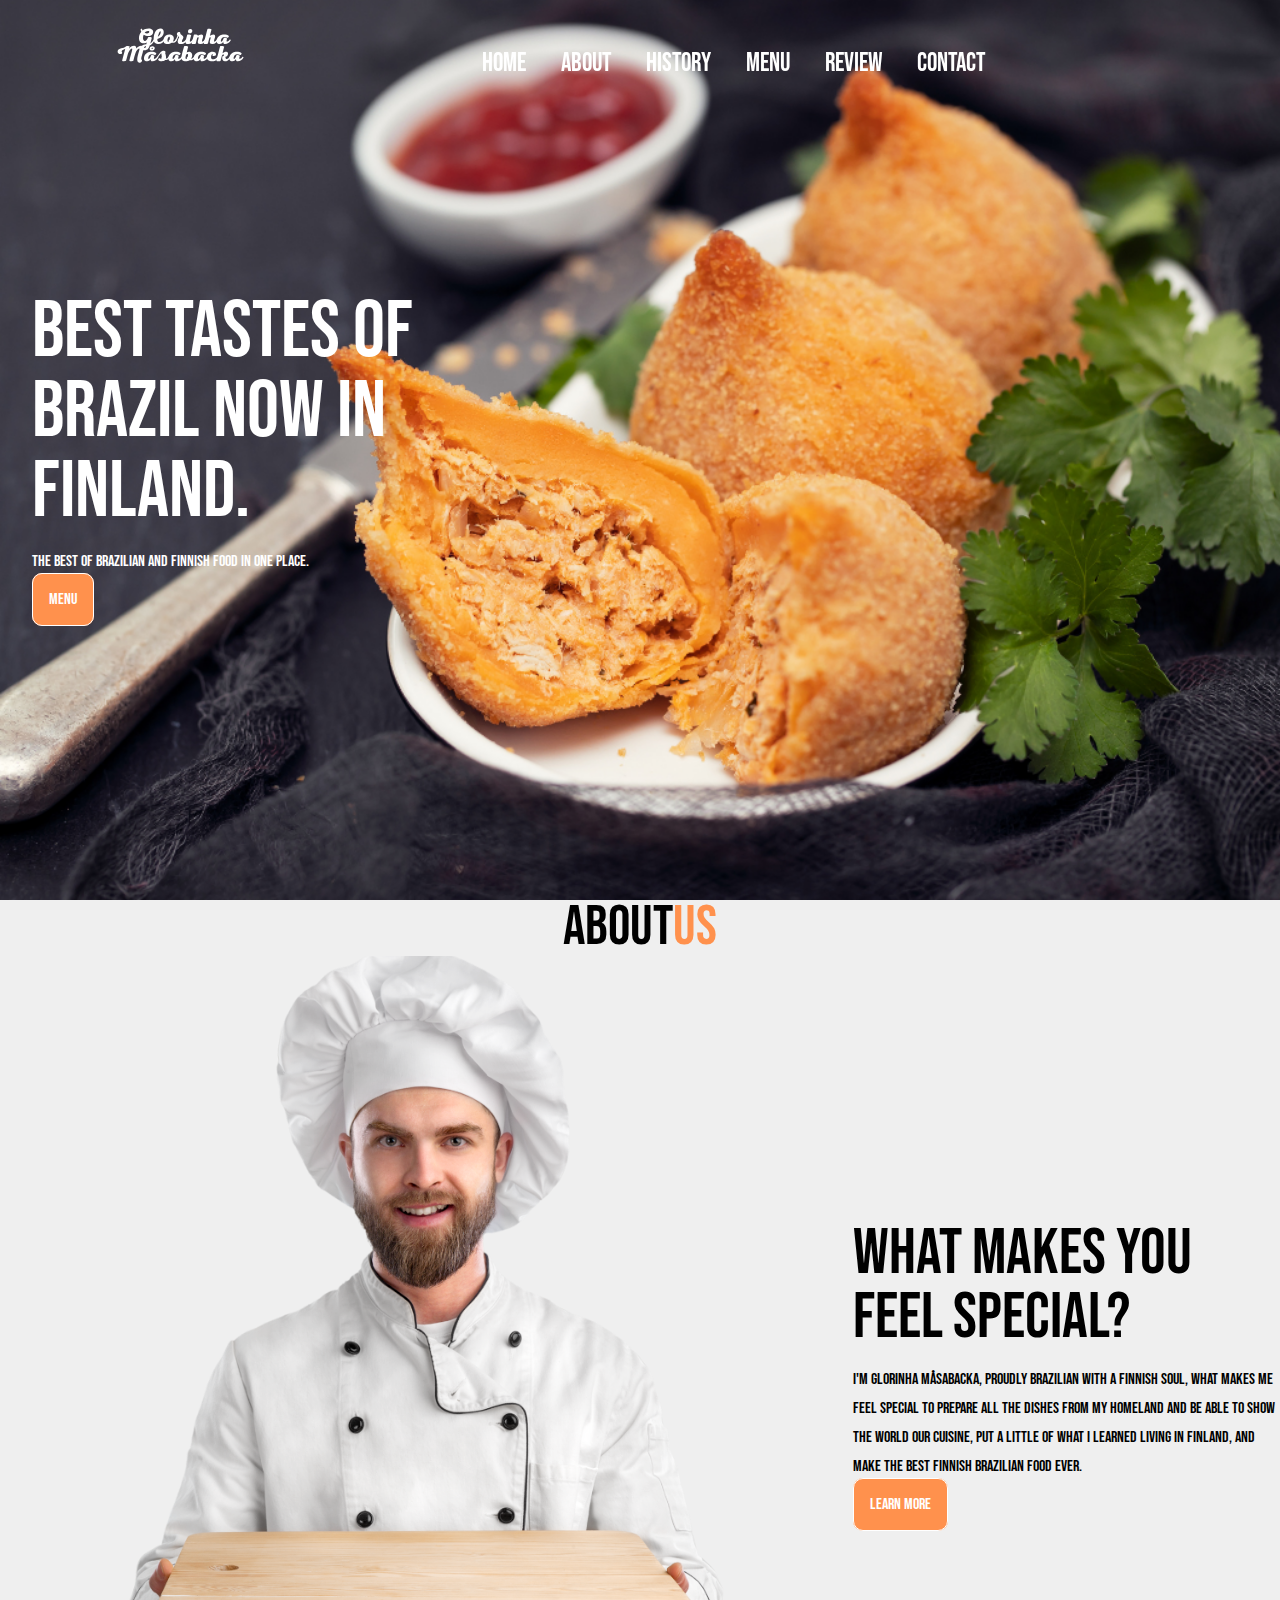
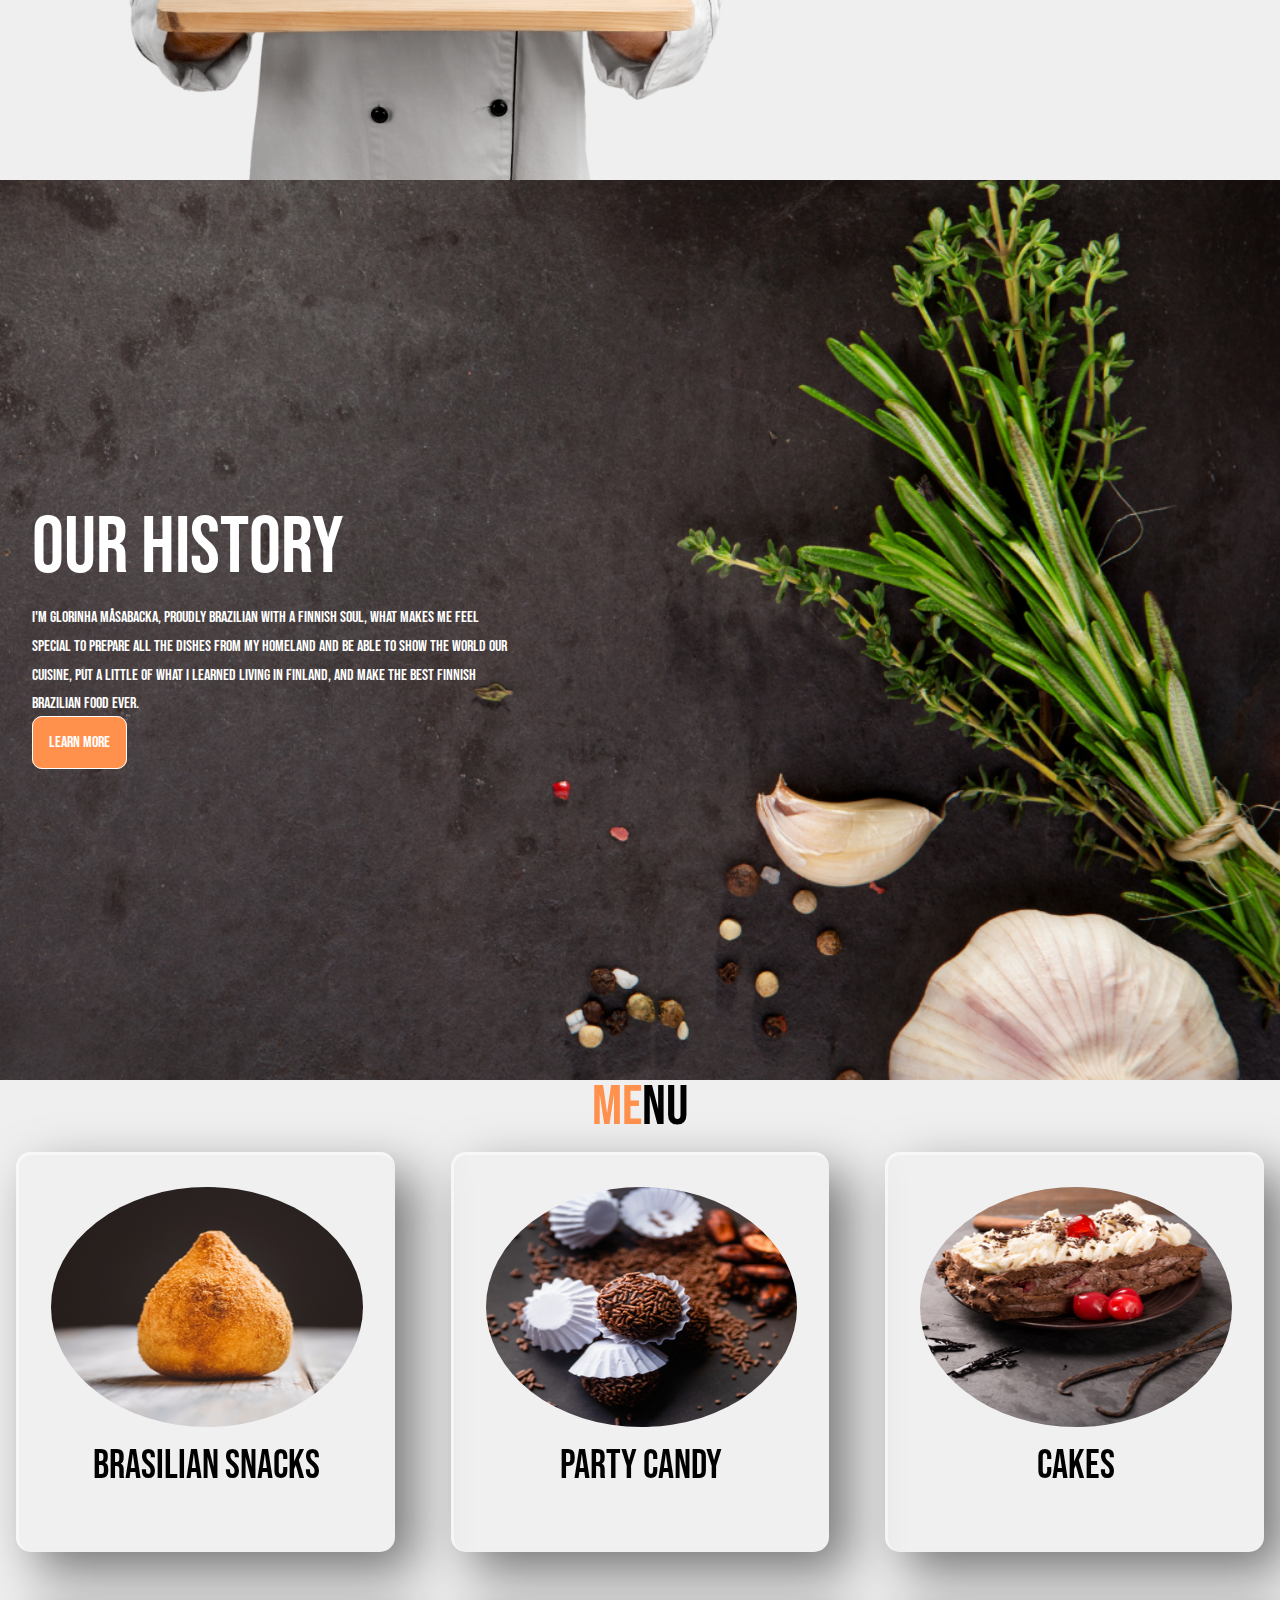
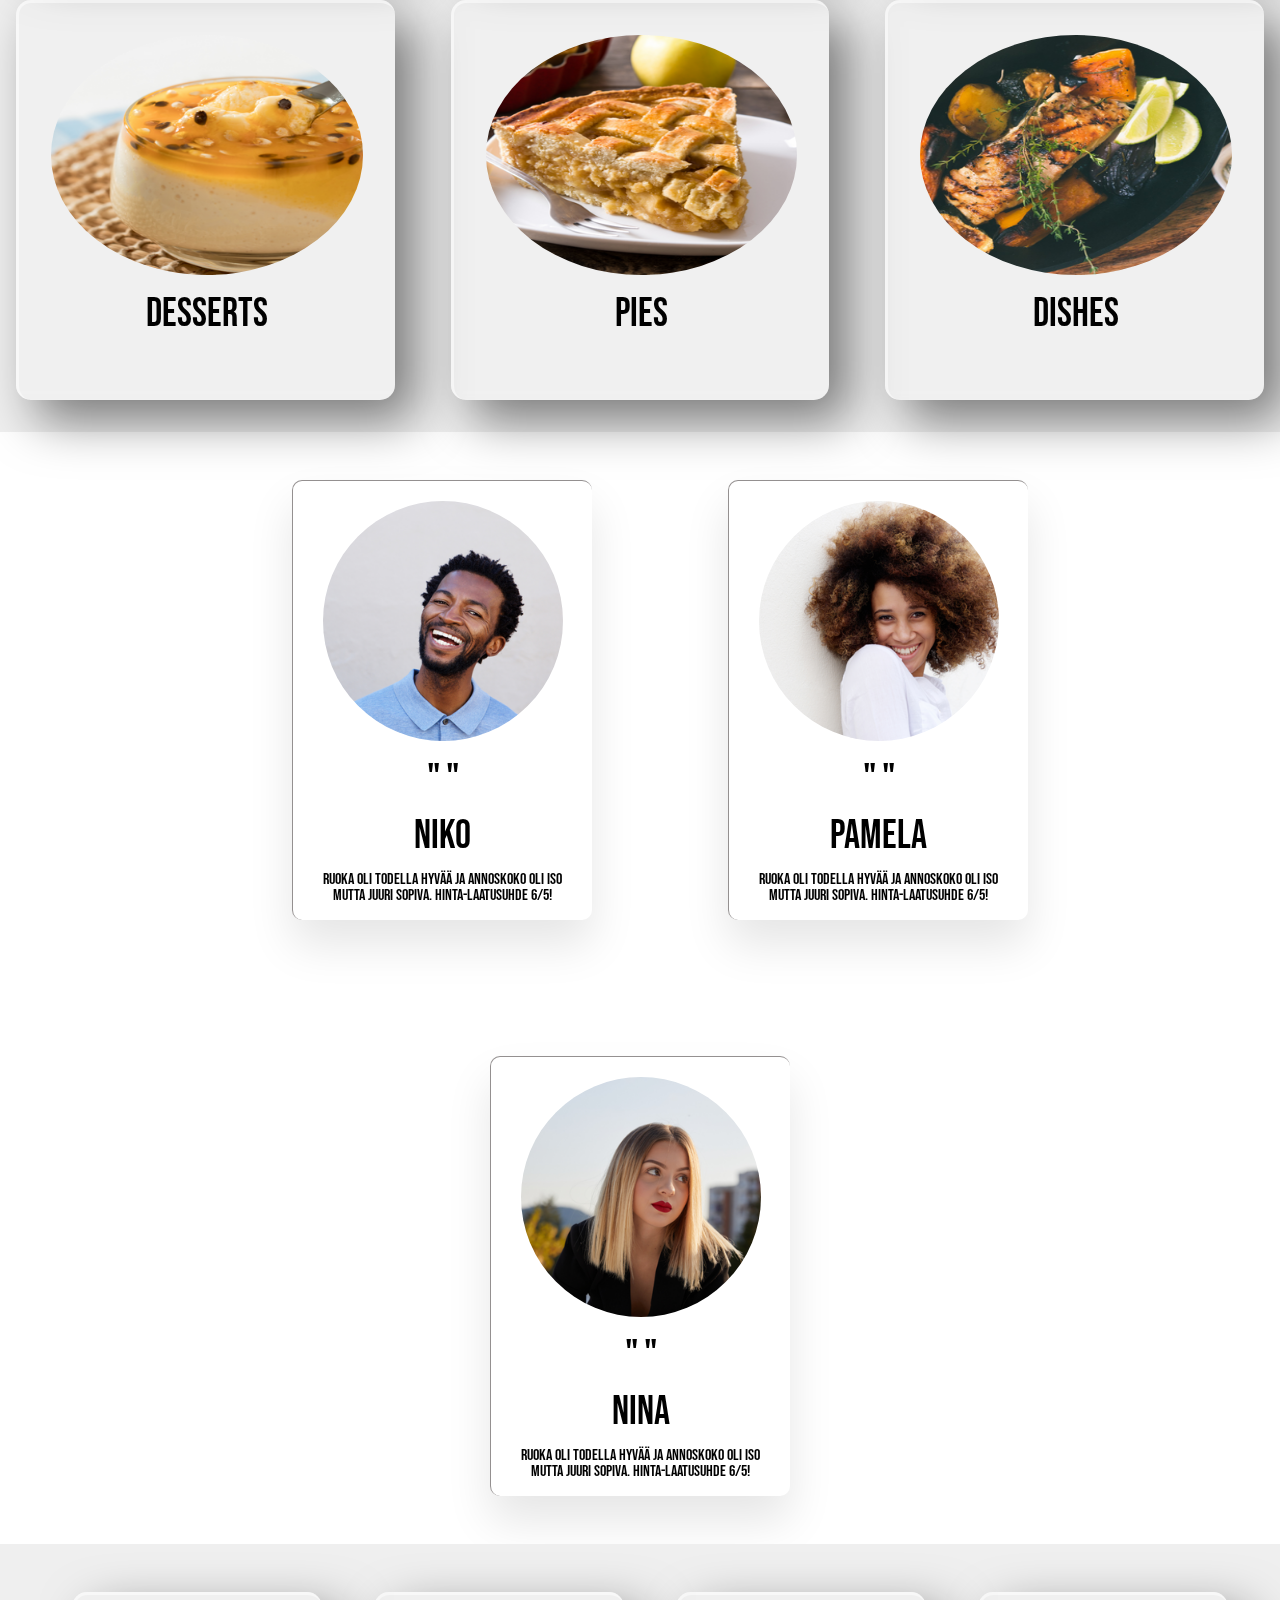
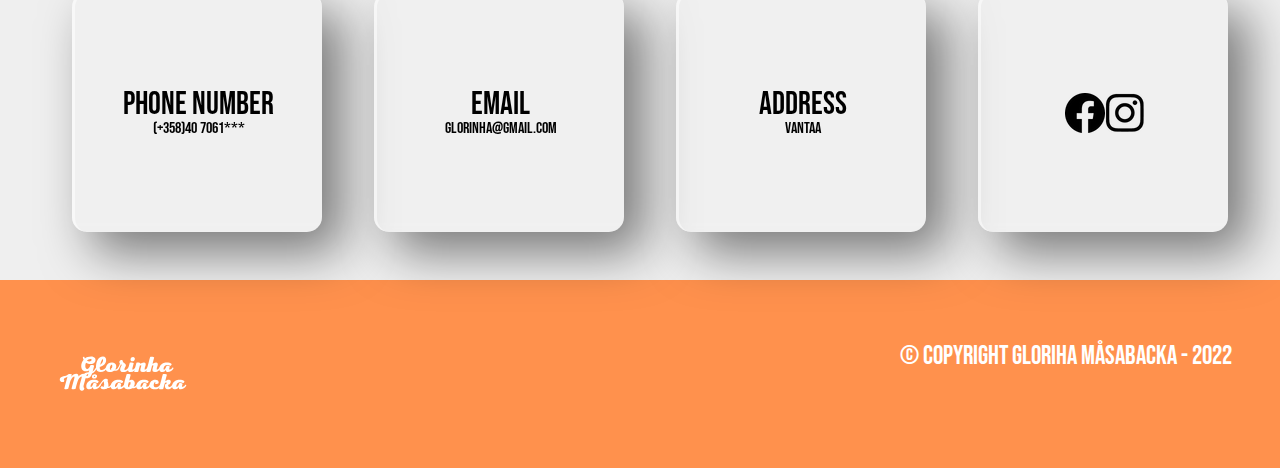
<file: html/pages/index.html>
<!DOCTYPE html>
<html lang="en , fi">

<head>
    <meta charset="UTF-8">
    <meta http-equiv="X-UA-Compatible" content="IE=edge">
    <meta name="viewport" content="width=device-width, initial-scale=1.0">
    <title>Gloriha Må</title>


    <!--font-->
    <link rel="preconnect" href="https://fonts.googleapis.com">
    <link rel="preconnect" href="https://fonts.gstatic.com" crossorigin>
    <link href="https://fonts.googleapis.com/css2?family=Bebas+Neue&family=Inconsolata:wght@200&display=swap"
        rel="stylesheet">

    <!--css link-->
    <link rel="stylesheet" href="../css/body.css">
    <link rel="stylesheet" href="../css/header.css">
    <link rel="stylesheet" href="../css/aboutme.css">
    <link rel="stylesheet" href="../css/ourhistory.css">
    <link rel="stylesheet" href="../css/home.css">

    <link rel="stylesheet" href="../css/reset.css">
    <link rel="stylesheet" href="../css/feedback.css">
    <link rel="stylesheet" href="../css/getintouch.css">
    <link rel="stylesheet" href="../css/footer.css">
    <link rel="stylesheet" href="../css/menu.css">
</head>


<body>
    <!--header section starts-->
    <header class="header active">

        <a href="#" class="logo">
            <img src="../img/logo.svg" alt="">
        </a>

        <nav class="navbar">
            <a href="#home">home</a>
            <a href="#about">about</a>
            <a href="#history">history</a>
            <a href="#menu">menu</a>
            <a href="#review">review</a>
            <a href="#contact">contact</a>

        </nav>

        <div class="icons">
            <div class="menubar" id="menu-btn"><img src="../img/menu.png" alt=""></div>

        </div>
    </header>
    <!--header section ands-->
    <!--section home starts-->

    <section class="home" id="home">
        <div class="content">
            <h3>Best tastes of Brazil now in Finland.</h3>
            <p>The best of Brazilian and Finnish food in one place.</p>
            <a href="#" class="btn">menu</a>
        </div>

    </section>
    <!--section home ends-->

    <!--about section starts-->


    <div class="container">
        <h2 class="title">about<span>us</span></h2>
        <div class="box"><a name="about"></a>
            <div class="imge">


            </div>

            <div class="text">
                <h1>what makes you feel special? </h1>

                <p>
                    I'm Glorinha Måsabacka, proudly Brazilian with a Finnish soul,
                    what makes me feel special to prepare all the dishes from my
                    homeland and be able to show the world our cuisine, put a little
                    of what I learned living in Finland, and make the best Finnish Brazilian food ever.

                </p>
                <a href="about" class="btn">learn more</a>
            </div>
        </div>
    </div>

    <!--about section ends-->

    <!--history starts-->
    <section class="history" id="history">
        <div class="box-history">
            <h3>our history</h3>
            <p> I'm Glorinha Måsabacka, proudly Brazilian with a Finnish soul,
                what makes me feel special to prepare all the dishes from my
                homeland and be able to show the world our cuisine, put a little
                of what I learned living in Finland, and make the best Finnish Brazilian food ever.</p>
            <a href="#" class="btn">learn more</a>
        </div><a name="history"></a>

    </section>


    <!--history section ends-->
    <!--menu section starts -->
    <section class="menu" id="menu">
        <h2 class="title-history"><span>me</span>nu</h2>
        <div class="box-container">
            <div class="box">
                <img src="../img/coxinha.png" alt="">
                <h3>Brasilian snacks</h3>




            </div>



            <div class="box">
                <img src="../img/brigadeiro.png" alt="">
                <h3>Party candy</h3>


            </div>



            <div class="box">
                <img src="../img/cake.png" alt="">
                <h3>Cakes</h3>


            </div>

        </div>

        <div class="box-container">

            <div class="box">
                <img src="../img/muse.png" alt="">
                <h3>
                    Desserts</h3>




            </div>



            <div class="box">
                <img src="../img/pie.png" alt="">
                <h3>Pies</h3>




            </div>



            <div class="box">
                <img src="../img/dishes.png" alt="">
                <h3>Dishes</h3>



            </div>
        </div>

    </section>





    <!--menu section ends-->

    <!--review clients starts -->
    <section class="feedback">

        <div class="box-container"> <a name="review"></a>

            <div class="box">
                <img src="../img/people3.png" alt="">
                <h3>
                    " "
                    <h2>Niko</h2>
                    <p>
                        Ruoka oli todella hyvää ja annoskoko oli iso mutta juuri sopiva. Hinta-laatusuhde 6/5!

                    </p>

                </h3>
            </div>

            <div class="box">
                <img src="../img/people2.png" alt="">

                <h3>
                    " "
                    <h2>Pamela</h2>
                    <p>

                        Ruoka oli todella hyvää ja annoskoko oli iso mutta juuri sopiva. Hinta-laatusuhde 6/5!
                    </p>

                </h3>


            </div>

            <div class="box">
                <img src="../img/people.png" alt="">

                <h3>
                    " "
                    <h2>Nina</h2>
                    <p>
                        Ruoka oli todella hyvää ja annoskoko oli iso mutta juuri sopiva. Hinta-laatusuhde 6/5!

                    </p>

                </h3>


            </div>


        </div>


    </section>
    <!--review clients ends-->


    <!--contact starts-->



    <div class="container">

        <div class="box-contact"><a name="contact"></a>


            <div class="text-info">
                <div class="phone">
                    <h1>Phone Number</h1>
                    <p>(+358)40 7061***</p>
                </div>


            </div>

            <div class="text-info">
                <div class="phone">
                    <h1>Email</h1>
                    <p>Glorinha@gmail.com</p>
                </div>


            </div>

            <div class="text-info">
                <div class="phone">
                    <h1>Address</h1>
                    <p>Vantaa</p>
                </div>


            </div>

            <div class="text-info">
                <div class="midia-social">
                    <img src="../img/facebook.png" alt="Icone facebook">
                    <img src="../img/insta.png" alt="Icone instagran">
                </div>
            </div>













        </div>
    </div>

    </div>






    <!--contact ends-->

    <!--footer starts-->

    <footer class="footer">


        <ul class="social">
            <img src="../img/logo.svg" alt="">

            <p class="copyright">&copy; Copyright Gloriha Måsabacka - 2022</p>

        </ul>



    </footer>

    <!--footer ends-->

</body>
<script src="../js/index.js"></script>

</html>
</file>
<file: html/css/body.css>
:root {
  --white: #fff;
  --black: #000000;
  --button: #ff914d;
  --restaurant: #d9d9d9;
  --background: #efefef;
  --font: 'Bebas Neue', cursive;
}
* {
  font-family: var(--font);
  margin: 0;
  padding: 0;
  box-sizing: border-box;
  outline: none;
  border: none;
  text-decoration: none;
  text-transform: capitalize;
  transition: 0.2s linear;
}

section {
  padding: 2rem;
}

html {
  font-size: 62.6%;
  overflow-x: hidden;
  scroll-padding-top: 9rem;
  scroll-behavior: smooth;
}
html::-webkit-scrollbar {
  width: 0.8rem;
}
html::-webkit-scrollbar-track {
  background: transparent;
}

html::-webkit-scrollbar-thumb {
  background: var(--white);
  border-radius: 5rem;
}
@media (max-width: 991px) {
  .html {
    font-size: 55%;
  }
}
</file>
<file: html/css/header.css>
.header {
  font-family: var(--font);
  display: flex;
  align-items: center;
  justify-content: space-between;
  padding: 1rem 7%;
  position: fixed;
  top: 0;
  left: 0;
  right: 0;
  z-index: 1000;
  background: transparent;
}

.scrolling-active {
  background-color: black;
}

.header .logo {
  height: 6rem;
}

.header .icons div {
  cursor: pointer;
  margin-left: 2rem;
}


.header .navbar a {
  margin: 1rem;
  font-size: 1.6rem;
  color: var(--white);
}

.header .navbar.active {
  right: 0;
}

.header .navbar a:hover {
  color: var(--button);
  border-bottom: 0.2rem solid var(--button);
  padding-bottom: 0.5rem;
}

#menu-btn {
  display: none;
}
@media (max-width: 991px) {
  .header {
    padding: 1.5rem 2rem;
  }
}
@media (max-width: 949px) {


  #menu-btn {
    display: inline-block;
  }

  .header .navbar {
    position: absolute;
    top: 100%;
    right: -100%;
    background: var(--white);
    width: 15rem;
    height: calc(100vh- 9.5rem);
  }

  .header .navbar a {
    color: var(--black);
    display: block;
    margin: 1rem;
    padding: 0.5rem;
    font-size: 2rem;
    color: var(--black);
  }


  

}
</file>
<file: html/css/aboutme.css>
.title {
  font-family: var(--font);
  font-size: 3.5rem;
  text-align: center;
  text-transform: uppercase;

  display: flex;
  justify-content: center;
}
.title span {
  color: var(--button);
}
.imge {
  min-height: 91.5vh;
  display: flex;
  align-items: center;
  background: url(../img/chef.png) no-repeat;
  background-size: cover;
  background-position: center;
}

.container {
  background-color: var(--background);
  position: relative;
  width: 100%;
  display: flex;
  justify-content: space-between;
  align-items: center;
  flex-wrap: wrap;
}
.container h2 {
  width: 100%;
}
.container .box {
  position: relative;
  max-width: 100%;
  display: flex;
}

.container .box .imge {
  width: 100%;
  display: flex;
}

.container .box .text {
  font-family: var(--font);
  margin-left: 1rem;
  position: flex;
  margin: auto;
  width: 50%;
}
.container .box .text p {
  color: var(--black);
  font-size: 1rem;
  font-weight: lighter;
  line-height: 1.8;
  padding: 1rem 0;
  text-transform: uppercase;
}
.container .box .text .btn {
  padding: 1rem;
  border-radius: 10px;
  border: 0.1rem solid;
  background-color: var(--button);
  color: var(--white);
}
.container .box .text h1 {
  font-size: 4rem;
  text-transform: uppercase;
}

@media (max-width: 950px) {
  .container {
    flex-direction: column;
  }

  .container .box {
    max-width: 450px;
  }

  .container .box .text {
    margin-left: 1rem;
  }
}
</file>
<file: html/css/ourhistory.css>
.history {
  min-height: 100vh;
  display: flex;
  align-items: center;
  background: url(../img/history.png);
  background-size: cover;
  background-position: center;
  padding: 2rem;
}
.history .box-history {
  max-width: 30rem;
  font-family: var(--font);
}
.history .box-history h3 {
  color: var(--white);
  font-size: 5rem;
  text-transform: uppercase;
}

.history .box-history p {
  color: var(--white);
  font-size: 1rem;
  font-weight: lighter;
  line-height: 1.8;
  padding: 1rem 0;
  text-transform: uppercase;
}
.history .box-history .btn {
  padding: 1rem;
  border-radius: 10px;
  border: 0.1rem solid;
  background-color: var(--button);
  color: var(--white);
}
</file>
<file: html/css/home.css>
.home {
  min-height: 100vh;
  display: flex;
  align-items: center;
  background: url(../img/home.png) no-repeat;
  background-size: cover;
  background-position: center;
  padding: 2rem;
}
.home .content {
  max-width: 30rem;
  font-family: var(--font);
}
.home .content h3 {
  color: var(--white);
  font-size: 5rem;
  text-transform: uppercase;
}

.home .content p {
  color: var(--white);
  font-size: 1rem;
  font-weight: lighter;
  line-height: 1.8;
  padding: 1rem 0;
  text-transform: uppercase;
}
.home .content .btn {
  padding: 1rem;
  border-radius: 10px;
  border: 0.1rem solid;
  background-color: var(--button);
  color: var(--white);
}
</file>
<file: html/css/feedback.css>
.feedback {
  display: flex;
  width: 100%;
  min-height: 90vh;
  background-color: var(--background);
  justify-content: space-around;
  align-items: center;
  flex-direction: row;
}

.feedback .box-container {
  display: flex;
  width: 100%;
  height: 100%;
  background-color: white;
  gap: 40px;
  justify-content: center;
  align-items: center;
  flex-flow: wrap;
}

.feedback .box-container .box {
  margin: 3rem;
  width: 100%;
  text-align: center;
  position: relative;
  width: 300px;
  border-radius: 10px;
  backdrop-filter: blur(5px);
  box-shadow: 0 25px 45px rgba(0, 0, 0, 0.1);
  border-top: 1px solid rgba(43, 35, 35, 0.5);
  border-left: 1px solid rgba(43, 35, 35, 0.5);
}

.feedback .box-container .box img {
  max-width: 15rem;
  border-radius: 50%;
  margin-top: 20px;
  backdrop-filter: blur(5px);
}
.feedback .box-container .box h3 {
  font-family: var(--font);
  font-size: 2.5rem;
  padding: 1rem 0;
  color: var(--black);
}
.feedback .box-container .box h2 {
  color: var(--black);
  font-family: var(--font);
  font-size: 2.5rem;
}

.feedback .box-container .box p {
  font-family: var(--font);
  font-size: 1rem;
  font-weight: lighter;
  color: var(--black);
  text-transform: uppercase;
  padding: 1rem;
}

@media (max-width: 1200px) {
  .feedback .box-container .box {
    display: flex;

    flex-direction: column;
  }

  .feedback .box-container .box {
    padding: 1rem;
  }
}
</file>
<file: html/css/getintouch.css>
.container {
  width: 100%;
  display: flex;
  flex-direction: row;
  justify-content: space-around;
  align-items: center;

}

.container .box-contact {
  margin: 2rem;
  width: 100%;
  display: flex;

  justify-content: center;
  gap: 20px;
  flex-flow: wrap;
  align-items: center;
 
}

.container .box-contact .text-info {
  display: flex;
  justify-content: center;
  align-items: center;
  width: 250px;
 
}

.container .box-contact .text-info {
  padding: 1rem;
  text-align: center;
  background: rgba(255, 255, 255, 0.1);
  box-shadow: 20px 20px 50px rgba(0, 0, 0, 0.5);
  border-radius: 15px;
  margin: 1rem;
  height: 15rem;
  cursor: pointer;
  border-top: 3px solid rgba(255, 255, 255, 0.5);
  border-left: 3px solid rgba(255, 255, 255, 0.5);
  backdrop-filter: blur(5px);
}
.container .box-contact .text-info .midia-social {
  display: flex;
  justify-content: center;
  align-items: center;
}
.container .box-contact .text-info p {
  font-family: var(--font);
  font-size: 1rem;
  font-weight: lighter;

  text-transform: uppercase;
}

.container .box-contact .text-info h1 {
  font-family: var(--font);
  font-size: 2rem;
  font-weight: lighter;

  text-transform: uppercase;
}

@media (max-width: 1200px) {
  .container.box-contact {
    width: 100%;
  }
}
@media (max-width: 600px) {
  .container .box-contact {
    width: 100%;
  }
}
</file>
<file: html/css/footer.css>
.footer {
  display: flex;
  align-items: center;
  font-family: var(--font);
  background-color: var(--button);
  padding-top: 2.5rem;
  padding-bottom: 2rem;
  justify-content: space-between;
  padding: 1rem;
}

.social {
  display: flex;
  justify-content: space-between;
  width: 100%;

  margin: 3rem 1rem;
}

.copyright {
  color: var(--white);
  font-size: 1.6rem;
  margin-right: 1rem;
}

@media screen and (min-width: 459px) {
  .footer {
    flex-wrap: wrap;
    justify-content: space-between;
  }
}
</file>
<file: html/css/menu.css>
.title-history {
  font-family: var(--font);
  font-size: 3.5rem;
  text-align: center;
  text-transform: uppercase;

  display: flex;
  justify-content: center;
  background-color: var(--background);
}

.title-history span {
  color: var(--button);
}

.menu .box-container {
  display: grid;
  grid-template-columns: repeat(auto-fit, minmax(15rem, 1fr));
  grid-auto-columns: 50px;
  gap: 1.5rem;
  background-color: var(--background);
}

.menu .box-container .box {
  padding: 2rem;
  text-align: center;
  background: rgba(255, 255, 255, 0.1);
  box-shadow: 20px 20px 50px rgba(0, 0, 0, 0.5);
  border-radius: 15px;
  margin: 1rem;
  margin-bottom: 2rem;
  height: 25rem;
  cursor: pointer;
  border-top: 3px solid rgba(255, 255, 255, 0.5);
  border-left: 3px solid rgba(255, 255, 255, 0.5);
  backdrop-filter: blur(5px);
}

.menu .box-container .box img {
  height: 15rem;
  border-radius: 50%;
}

.menu .box-container .box h3 {
  font-family: var(--font);
  font-size: 2.5rem;
  padding: 1rem 0;
}

.menu .box-container .box p {
  font-family: var(--font);
  font-size: 1rem;
  font-weight: lighter;

  text-transform: uppercase;
}

@media (max-width: 1580px) {
  .menu .box-container .box img {
    width: 100%;
    flex-direction: row;
    flex-wrap: wrap;
  }
}
</file>
